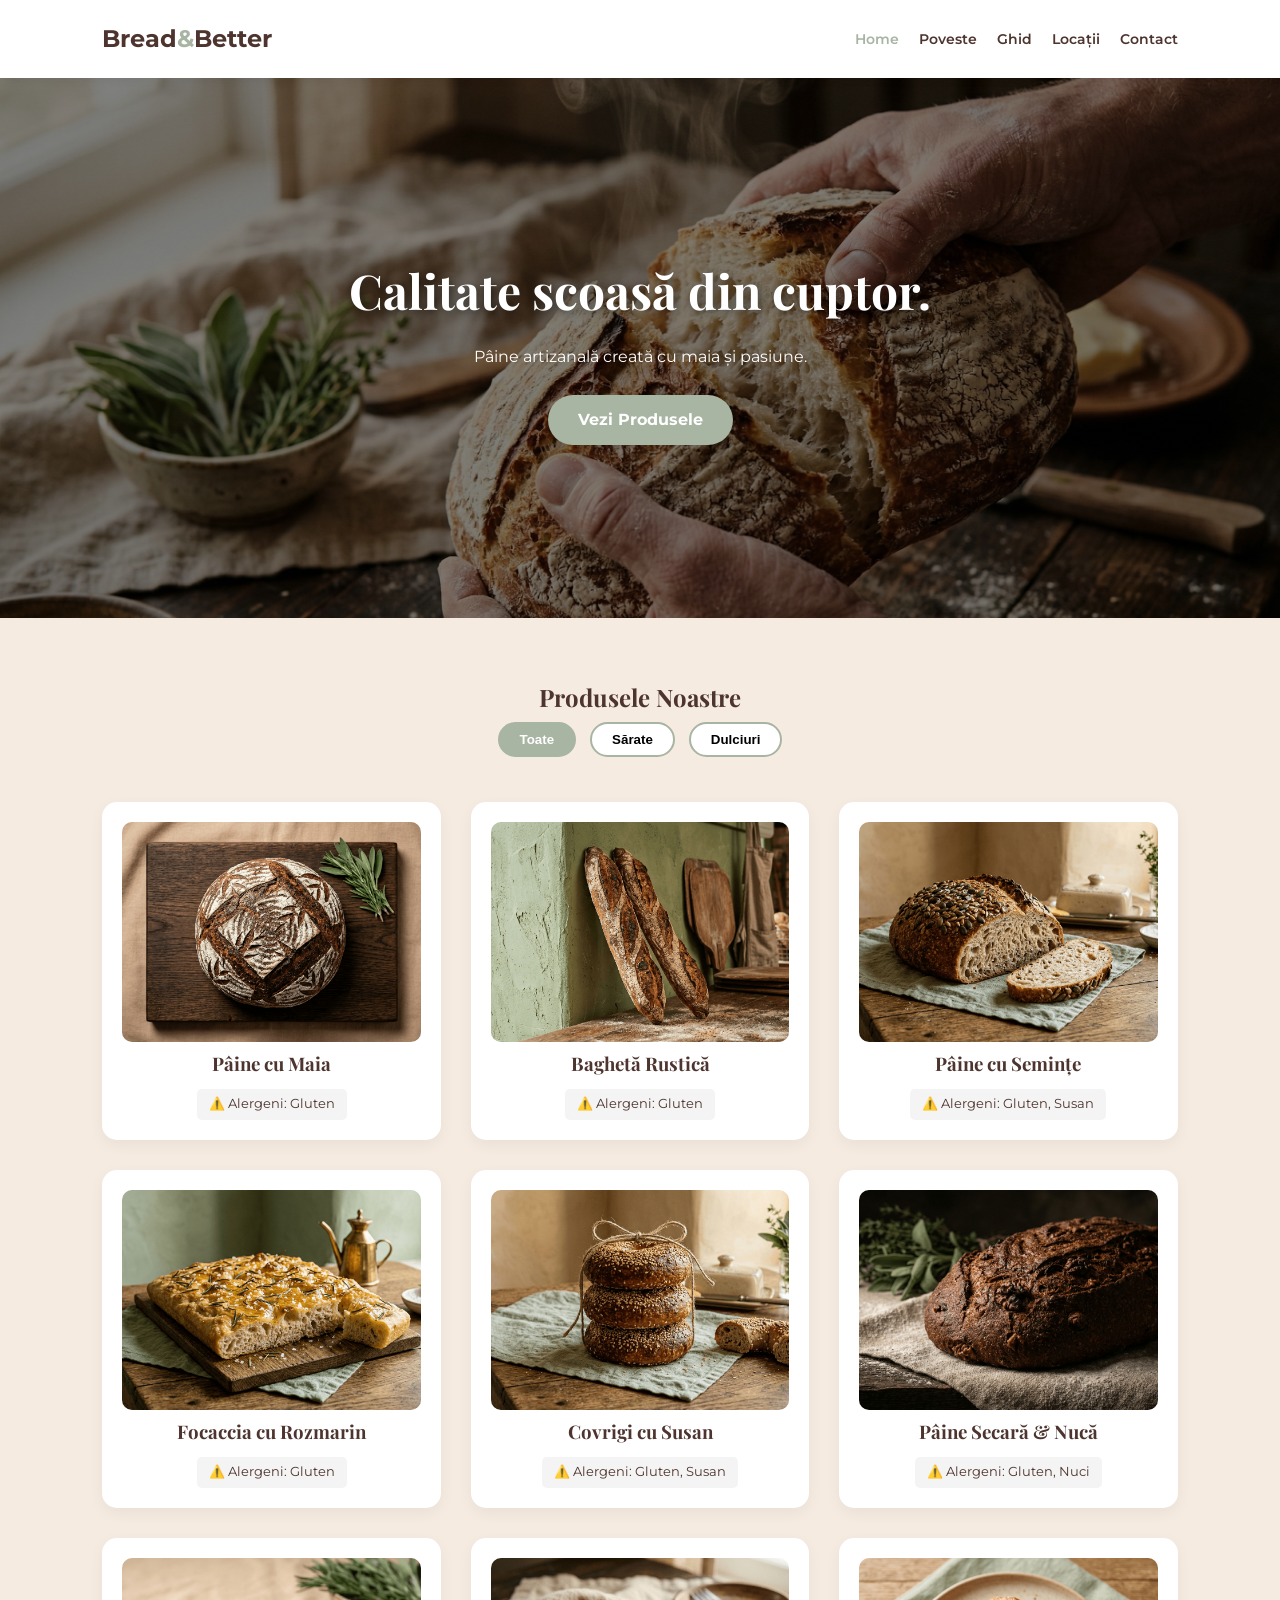
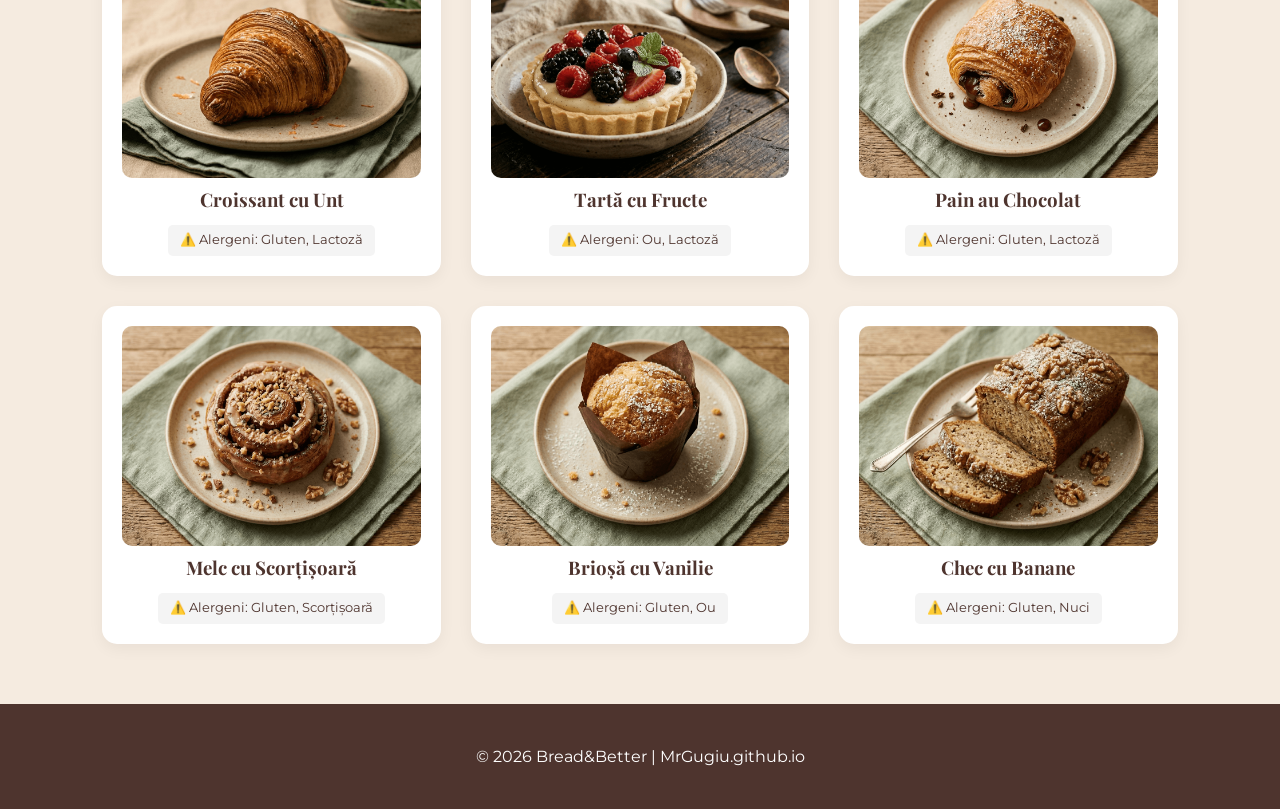
<file: index.html>
<!DOCTYPE html>
<html lang="ro">
<head>
    <meta charset="UTF-8">
    <meta name="viewport" content="width=device-width, initial-scale=1.0">
    <title>Bread & Better | Acasă</title>
    <link rel="stylesheet" href="style.css">
    <link href="https://fonts.googleapis.com/css2?family=Playfair+Display:wght@700&family=Montserrat:wght@400;600&display=swap" rel="stylesheet">
</head>
<body>
    <nav>
        <a href="index.html" class="logo">Bread<span>&</span>Better</a>
        <ul>
            <li><a href="index.html" class="active">Home</a></li>
            <li><a href="about.html">Poveste</a></li>
            <li><a href="ghid.html">Ghid</a></li>
            <li><a href="locatii.html">Locații</a></li>
            <li><a href="contact.html">Contact</a></li>
        </ul>
    </nav>

    <header class="hero" style="background-image: linear-gradient(rgba(0,0,0,0.5), rgba(0,0,0,0.5)), url('images/hero-bread.png');">
        <div class="hero-content">
            <h1>Calitate scoasă din cuptor.</h1>
            <p>Pâine artizanală creată cu maia și pasiune.</p><br>
            <a href="#produse" class="btn">Vezi Produsele</a>
        </div>
    </header>

    <section id="produse" class="dashboard">
        <h2>Produsele Noastre</h2>
        <div class="filters">
            <button onclick="filterProducts('all')" class="active" id="btn-all">Toate</button>
            <button onclick="filterProducts('sarat')" id="btn-sarat">Sărate</button>
            <button onclick="filterProducts('dulce')" id="btn-dulce">Dulciuri</button>
        </div>
        <div class="product-grid" id="productGrid"></div>
    </section>

    <footer><p>&copy; 2026 Bread&Better | MrGugiu.github.io</p></footer>
    <script src="script.js"></script>
</body>
</html>
</file>
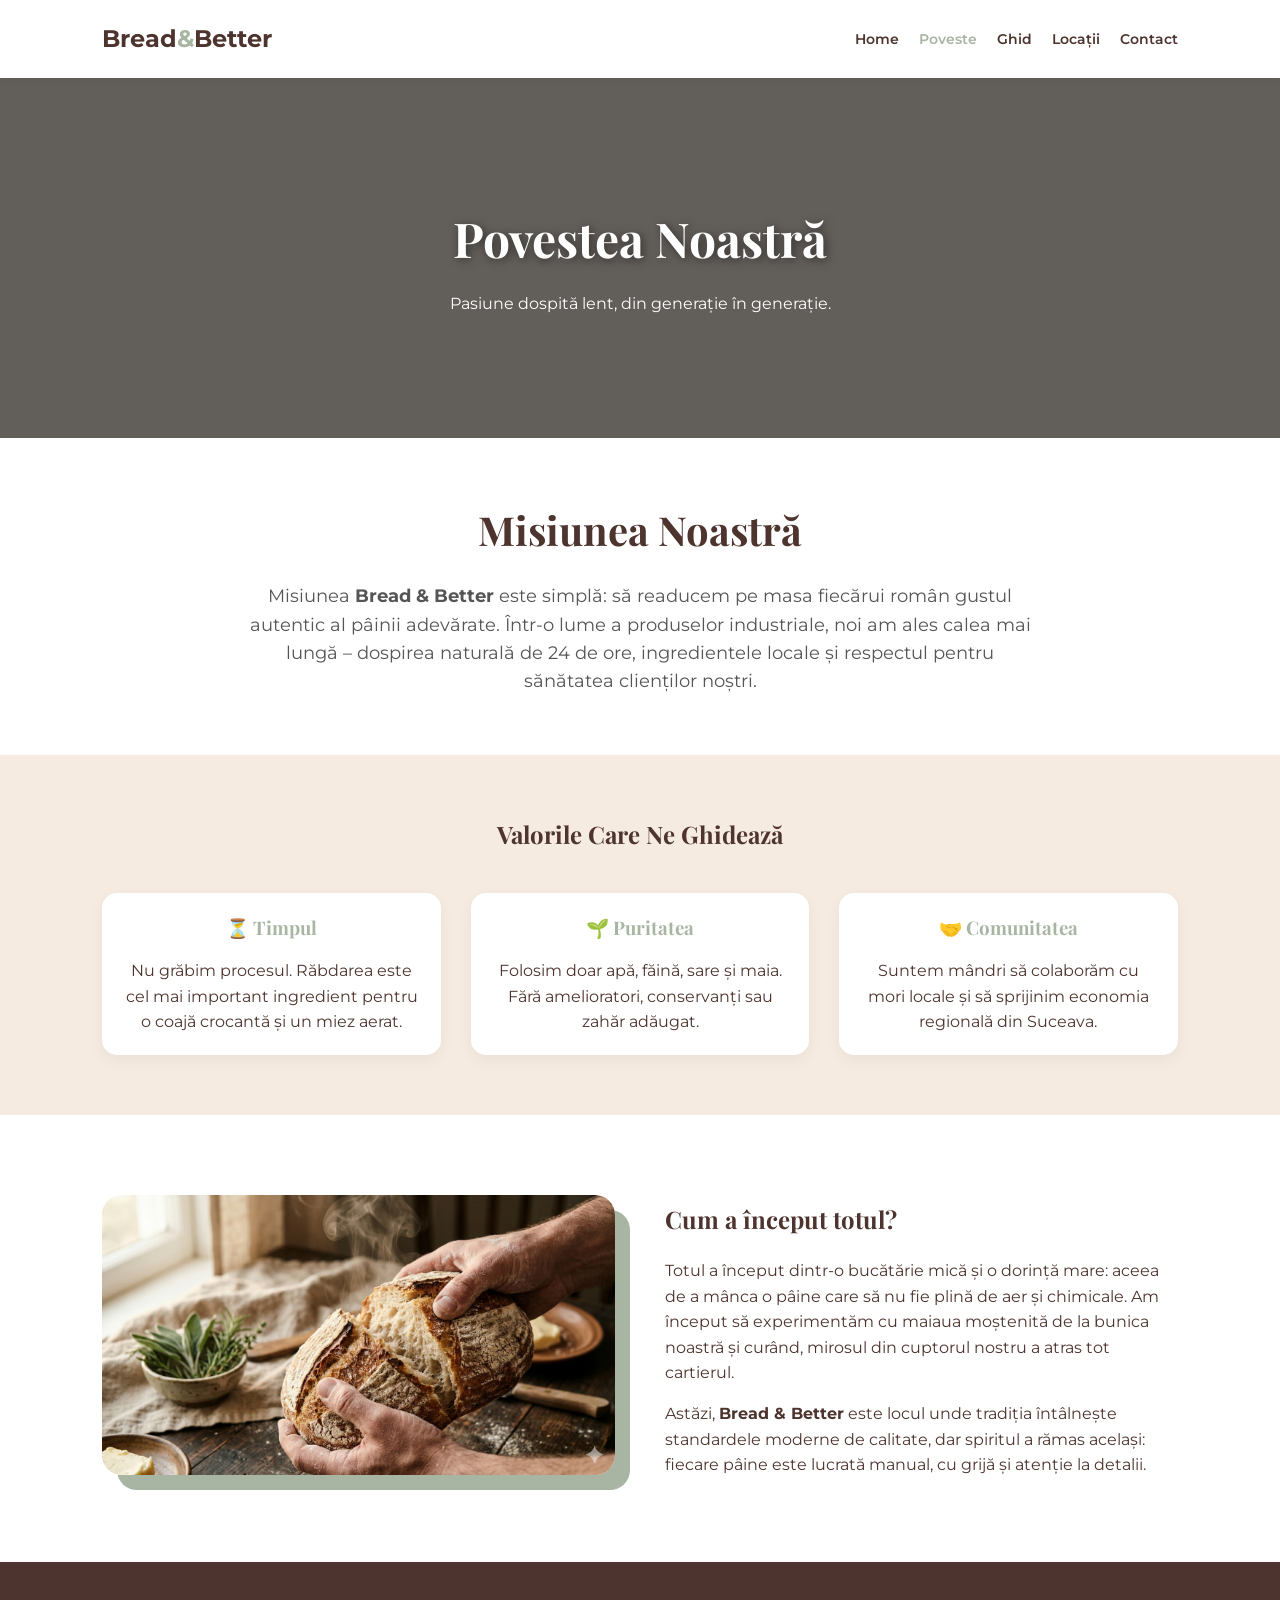
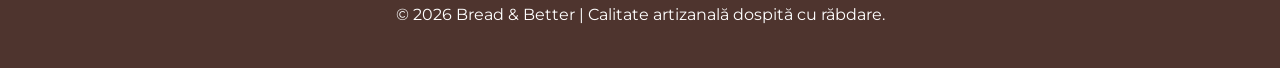
<file: about.html>
<!DOCTYPE html>
<html lang="ro">
<head>
    <meta charset="UTF-8">
    <meta name="viewport" content="width=device-width, initial-scale=1.0">
    <title>Povestea Noastră | Bread & Better</title>
    <link rel="stylesheet" href="style.css">
    <link href="https://fonts.googleapis.com/css2?family=Playfair+Display:wght@700&family=Montserrat:wght@400;600&display=swap" rel="stylesheet">
</head>
<body>

    <nav>
        <a href="index.html" class="logo">Bread<span>&</span>Better</a>
        <ul>
            <li><a href="index.html">Home</a></li>
            <li><a href="about.html" class="active">Poveste</a></li>
            <li><a href="ghid.html">Ghid</a></li>
            <li><a href="locatii.html">Locații</a></li>
            <li><a href="contact.html">Contact</a></li>
        </ul>
    </nav>

    <header class="hero" style="height: 40vh; background-image: linear-gradient(rgba(0,0,0,0.6), rgba(0,0,0,0.6)), url('images/about-process.png');">
        <div class="hero-content">
            <h1>Povestea Noastră</h1>
            <p>Pasiune dospită lent, din generație în generație.</p>
        </div>
    </header>

    <section class="dashboard" style="background: white;">
        <div style="max-width: 800px; margin: 0 auto;">
            <h2 style="font-size: 2.5rem; margin-bottom: 20px;">Misiunea Noastră</h2>
            <p style="font-size: 1.1rem; color: #555;">
                Misiunea <strong>Bread & Better</strong> este simplă: să readucem pe masa fiecărui român gustul autentic al pâinii adevărate. 
                Într-o lume a produselor industriale, noi am ales calea mai lungă – dospirea naturală de 24 de ore, 
                ingredientele locale și respectul pentru sănătatea clienților noștri.
            </p>
        </div>
    </section>

    <section class="dashboard">
        <h2 style="margin-bottom: 40px;">Valorile Care Ne Ghidează</h2>
        <div class="product-grid">
            <div class="product-card">
                <h3 style="color: var(--accent); margin-bottom: 15px;">⏳ Timpul</h3>
                <p>Nu grăbim procesul. Răbdarea este cel mai important ingredient pentru o coajă crocantă și un miez aerat.</p>
            </div>
            <div class="product-card">
                <h3 style="color: var(--accent); margin-bottom: 15px;">🌱 Puritatea</h3>
                <p>Folosim doar apă, făină, sare și maia. Fără amelioratori, conservanți sau zahăr adăugat.</p>
            </div>
            <div class="product-card">
                <h3 style="color: var(--accent); margin-bottom: 15px;">🤝 Comunitatea</h3>
                <p>Suntem mândri să colaborăm cu mori locale și să sprijinim economia regională din Suceava.</p>
            </div>
        </div>
    </section>

    <section class="dashboard" style="background: white; padding: 80px 8%;">
        <div style="display: flex; align-items: center; gap: 50px; text-align: left;">
            <div style="flex: 1;">
                <img src="images/hero-bread.png" alt="Procesul nostru" style="width: 100%; border-radius: 20px; box-shadow: 15px 15px 0 var(--accent);">
            </div>
            <div style="flex: 1;">
                <h2 style="margin-bottom: 20px;">Cum a început totul?</h2>
                <p style="margin-bottom: 15px;">
                    Totul a început dintr-o bucătărie mică și o dorință mare: aceea de a mânca o pâine care să nu fie plină de aer și chimicale. 
                    Am început să experimentăm cu maiaua moștenită de la bunica noastră și curând, mirosul din cuptorul nostru a atras tot cartierul.
                </p>
                <p>
                    Astăzi, <strong>Bread & Better</strong> este locul unde tradiția întâlnește standardele moderne de calitate, 
                    dar spiritul a rămas același: fiecare pâine este lucrată manual, cu grijă și atenție la detalii.
                </p>
            </div>
        </div>
    </section>

    <footer>
        <p>&copy; 2026 Bread & Better | Calitate artizanală dospită cu răbdare.</p>
    </footer>

</body>
</html>
</file>
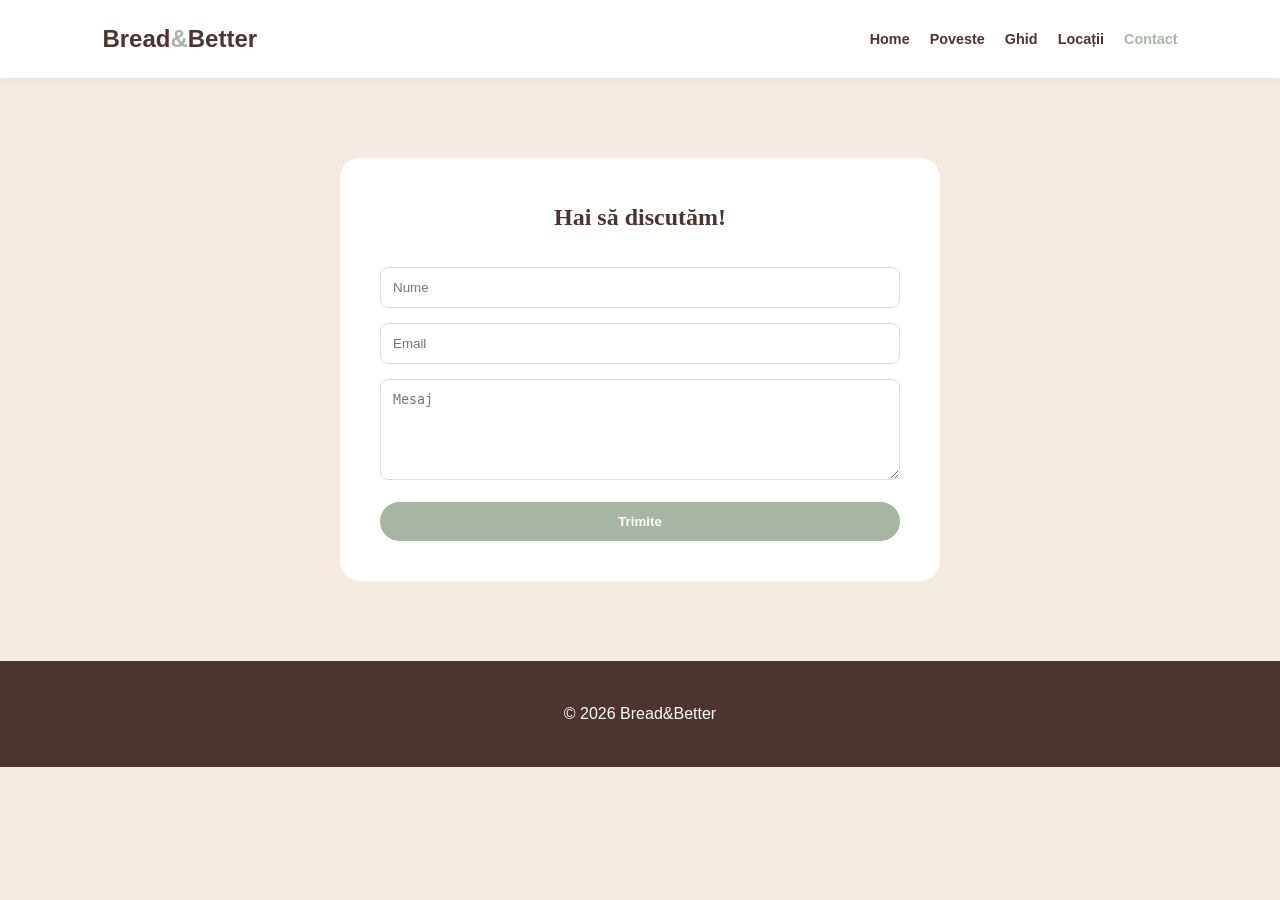
<file: contact.html>
<!DOCTYPE html>
<html lang="ro">
<head>
    <meta charset="UTF-8">
    <title>Contact | Bread & Better</title>
    <link rel="stylesheet" href="style.css">
</head>
<body>
    <nav>
        <a href="index.html" class="logo">Bread<span>&</span>Better</a>
        <ul>
            <li><a href="index.html">Home</a></li>
            <li><a href="about.html">Poveste</a></li>
            <li><a href="ghid.html">Ghid</a></li>
            <li><a href="locatii.html">Locații</a></li>
            <li><a href="contact.html" class="active">Contact</a></li>
        </ul>
    </nav>

    <section style="max-width: 600px; margin: 80px auto; background: white; padding: 40px; border-radius: 20px;">
        <h1 style="text-align: center;">Hai să discutăm!</h1>
        <form action="https://formsubmit.co/stefan.aboaice@yahoo.com" method="POST" style="margin-top: 30px;">
            <input type="text" name="name" placeholder="Nume" required style="width: 100%; padding: 12px; margin-bottom: 15px; border-radius: 8px; border: 1px solid #ddd;">
            <input type="email" name="email" placeholder="Email" required style="width: 100%; padding: 12px; margin-bottom: 15px; border-radius: 8px; border: 1px solid #ddd;">
            <textarea name="message" placeholder="Mesaj" rows="5" required style="width: 100%; padding: 12px; margin-bottom: 15px; border-radius: 8px; border: 1px solid #ddd;"></textarea>
            <button type="submit" class="btn" style="width: 100%; border: none; cursor: pointer;">Trimite</button>
        </form>
    </section>

    <footer><p>&copy; 2026 Bread&Better</p></footer>
</body>
</html>
</file>
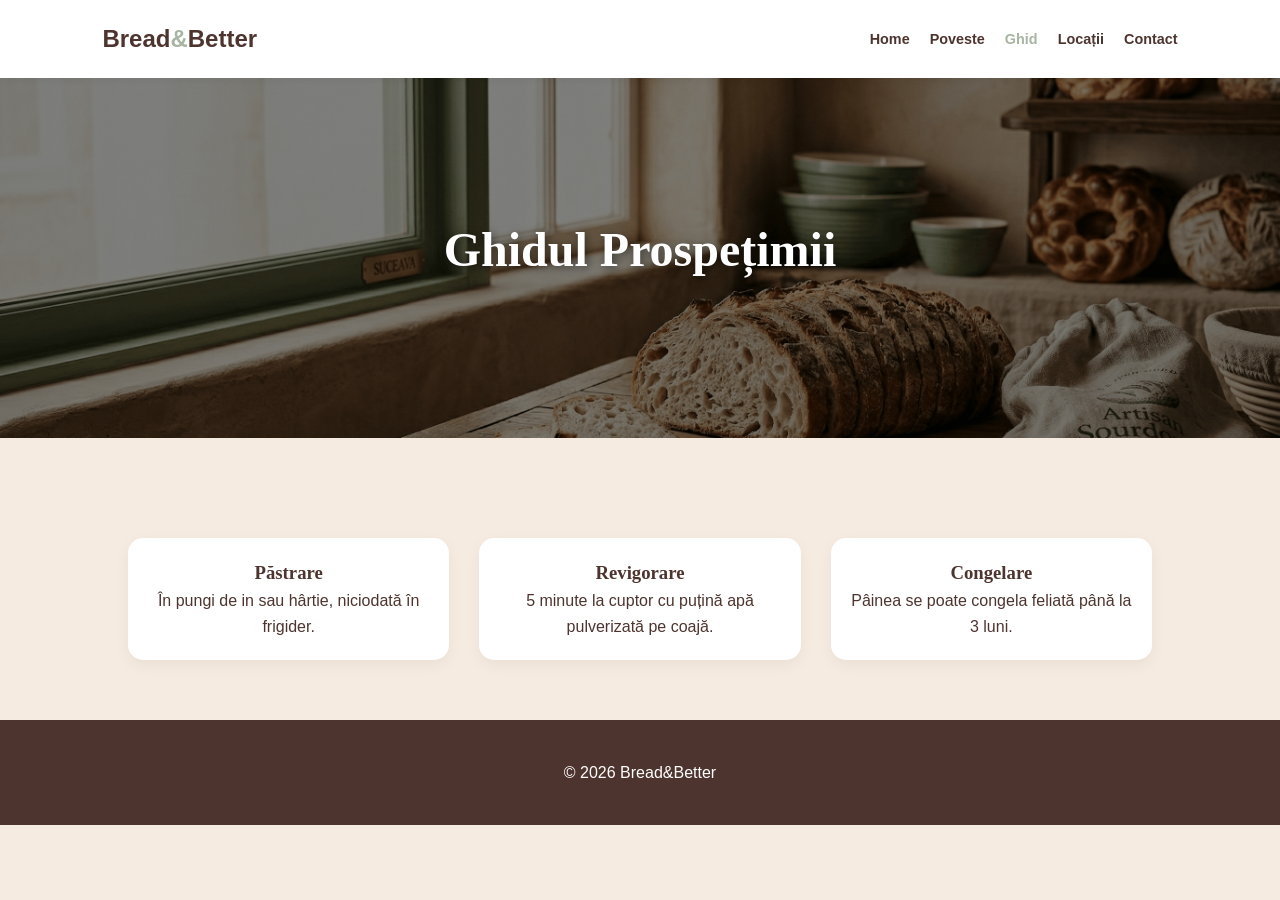
<file: ghid.html>
<!DOCTYPE html>
<html lang="ro">
<head>
    <meta charset="UTF-8">
    <title>Ghid Prospețime | Bread & Better</title>
    <link rel="stylesheet" href="style.css">
</head>
<body>
    <nav>
        <a href="index.html" class="logo">Bread<span>&</span>Better</a>
        <ul>
            <li><a href="index.html">Home</a></li>
            <li><a href="about.html">Poveste</a></li>
            <li><a href="ghid.html" class="active">Ghid</a></li>
            <li><a href="locatii.html">Locații</a></li>
            <li><a href="contact.html">Contact</a></li>
        </ul>
    </nav>

    <header class="hero" style="height: 40vh; background-image: linear-gradient(rgba(0,0,0,0.5), rgba(0,0,0,0.5)), url('images/hero-ghid.png');">
        <h1>Ghidul Prospețimii</h1>
    </header>

    <section style="padding: 60px 10%;">
        <div class="product-grid">
            <div class="product-card"><h3>Păstrare</h3><p>În pungi de in sau hârtie, niciodată în frigider.</p></div>
            <div class="product-card"><h3>Revigorare</h3><p>5 minute la cuptor cu puțină apă pulverizată pe coajă.</p></div>
            <div class="product-card"><h3>Congelare</h3><p>Pâinea se poate congela feliată până la 3 luni.</p></div>
        </div>
    </section>

    <footer><p>&copy; 2026 Bread&Better</p></footer>
</body>
</html>
</file>
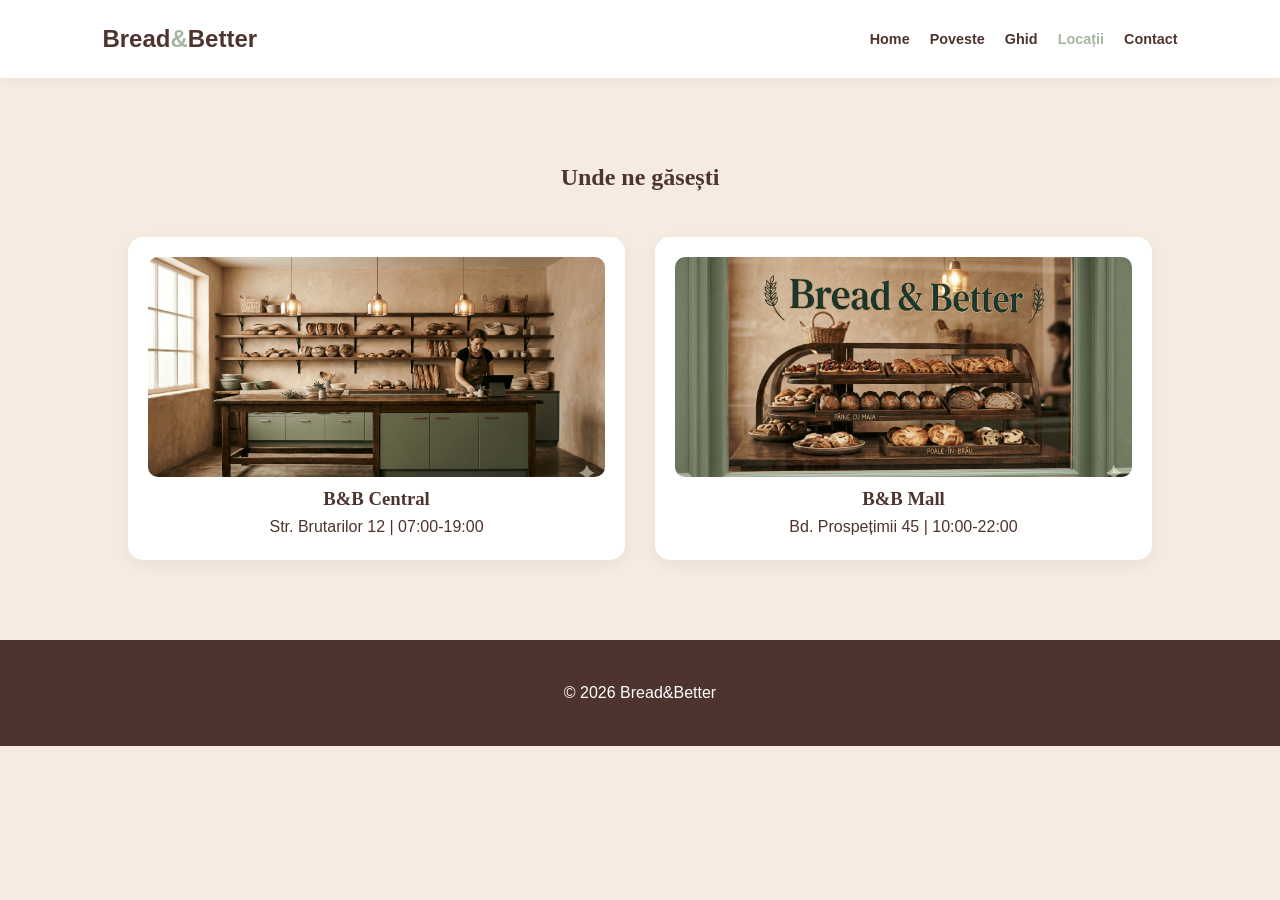
<file: locatii.html>
<!DOCTYPE html>
<html lang="ro">
<head>
    <meta charset="UTF-8">
    <title>Locații | Bread & Better</title>
    <link rel="stylesheet" href="style.css">
</head>
<body>
    <nav>
        <a href="index.html" class="logo">Bread<span>&</span>Better</a>
        <ul>
            <li><a href="index.html">Home</a></li>
            <li><a href="about.html">Poveste</a></li>
            <li><a href="ghid.html">Ghid</a></li>
            <li><a href="locatii.html" class="active">Locații</a></li>
            <li><a href="contact.html">Contact</a></li>
        </ul>
    </nav>

    <section style="padding: 80px 10%; text-align: center;">
        <h1>Unde ne găsești</h1>
        <div class="product-grid" style="margin-top: 40px;">
            <div class="product-card"><img src="images/shop-1.png"><h3>B&B Central</h3><p>Str. Brutarilor 12 | 07:00-19:00</p></div>
            <div class="product-card"><img src="images/shop-2.png"><h3>B&B Mall</h3><p>Bd. Prospețimii 45 | 10:00-22:00</p></div>
        </div>
    </section>

    <footer><p>&copy; 2026 Bread&Better</p></footer>
</body>
</html>
</file>
<file: style.css>
:root {
    --primary: #4E342E; /* Maro */
    --accent: #A8B5A2;  /* Verde Salvie */
    --bg: #F5EBE0;      /* Bej */
    --white: #FFFFFF;
}

* { 
    box-sizing: border-box; 
    margin: 0; 
    padding: 0; 
}

body {
    font-family: 'Montserrat', sans-serif;
    background-color: var(--bg);
    color: var(--primary);
    line-height: 1.6;
    overflow-x: hidden; /* Previne scroll-ul stânga-dreapta pe mobil */
}

h1, h2, h3 { font-family: 'Playfair Display', serif; }

/* --- NAVIGAȚIE (Desktop & General) --- */
nav {
    display: flex;
    justify-content: space-between;
    align-items: center;
    padding: 20px 8%;
    background: var(--white);
    position: sticky;
    top: 0;
    z-index: 1000;
    box-shadow: 0 2px 10px rgba(0,0,0,0.05);
}

.logo { 
    font-size: 24px; 
    font-weight: bold; 
    color: var(--primary); 
    text-decoration: none; 
}
.logo span { color: var(--accent); }

nav ul { 
    display: flex; 
    list-style: none; 
}

nav ul li { margin-left: 20px; }

nav ul li a { 
    text-decoration: none; 
    color: var(--primary); 
    font-weight: 600; 
    font-size: 0.9rem;
    transition: 0.3s; 
}

nav ul li a:hover, nav ul li a.active { color: var(--accent); }

/* --- HERO SECTION --- */
.hero {
    height: 60vh;
    display: flex;
    align-items: center;
    justify-content: center;
    text-align: center;
    color: white;
    background-size: cover;
    background-position: center;
    padding: 0 20px;
}

.hero h1 { 
    font-size: 3rem; 
    margin-bottom: 15px; 
    text-shadow: 2px 2px 10px rgba(0,0,0,0.5); 
}

/* --- DASHBOARD & GRID --- */
.dashboard { padding: 60px 8%; text-align: center; }

.product-grid {
    display: grid;
    grid-template-columns: repeat(auto-fit, minmax(280px, 1fr));
    gap: 30px;
    margin-top: 40px;
}

.product-card {
    background: var(--white);
    padding: 20px;
    border-radius: 15px;
    box-shadow: 0 5px 15px rgba(0,0,0,0.05);
    text-align: center; /* Centrează textul în card pe mobil */
}

.product-card img { 
    width: 100%; 
    height: 220px; 
    object-fit: cover; 
    border-radius: 10px; 
}

.allergen-tag {
    display: inline-block;
    font-size: 0.8rem;
    background: #f4f4f4;
    padding: 5px 12px;
    margin-top: 10px;
    border-radius: 5px;
}

/* --- BUTOANE --- */
.btn {
    background: var(--accent);
    color: white;
    padding: 12px 30px;
    text-decoration: none;
    border-radius: 50px;
    font-weight: bold;
    display: inline-block;
    border: none;
    transition: 0.3s;
}

.btn:hover { background: var(--primary); transform: translateY(-2px); }

.filters { margin-bottom: 30px; }
.filters button {
    background: white;
    border: 2px solid var(--accent);
    padding: 8px 20px;
    margin: 5px;
    border-radius: 20px;
    cursor: pointer;
    font-weight: 600;
}
.filters button.active { background: var(--accent); color: white; }

footer { padding: 40px; text-align: center; background: var(--primary); color: white; }

/* ======================================================
   📱 ADAPTARE PENTRU MOBIL (Media Query)
   ====================================================== */

@media (max-width: 768px) {
    /* 1. Centrare Navigație și Meniu vertical */
    nav {
        flex-direction: column; /* Pune Logo-ul sus și Meniul jos */
        padding: 15px 5%;
    }

    .logo { margin-bottom: 15px; }

    nav ul {
        flex-wrap: wrap; /* Permite link-urilor să sară pe rândul următor */
        justify-content: center; /* Centrează link-urile */
        gap: 10px;
    }

    nav ul li {
        margin: 0 10px; /* Spațiu egal între link-uri */
    }

    /* 2. Ajustare Hero */
    .hero h1 { font-size: 2rem; }
    .hero p { font-size: 1rem; }

    /* 3. Ajustare Secțiuni (About, Ghid, etc) */
    section {
        padding: 40px 5% !important; /* Reduce spațiul lateral pe ecrane mici */
        text-align: center;
    }

    /* 4. Fix pentru imagini care stau lângă text (About/Ghid) */
    div[style*="display: flex"] {
        flex-direction: column !important; /* Pune imaginea peste text */
        gap: 20px !important;
    }

    .product-grid {
        grid-template-columns: 1fr; /* O singură coloană de produse pe telefon */
        padding: 0 10px;
    }

    /* 5. Ajustare Formular Contact */
    section[style*="max-width: 600px"] {
        margin: 30px 5% !important;
        padding: 20px !important;
    }
}
</file>
